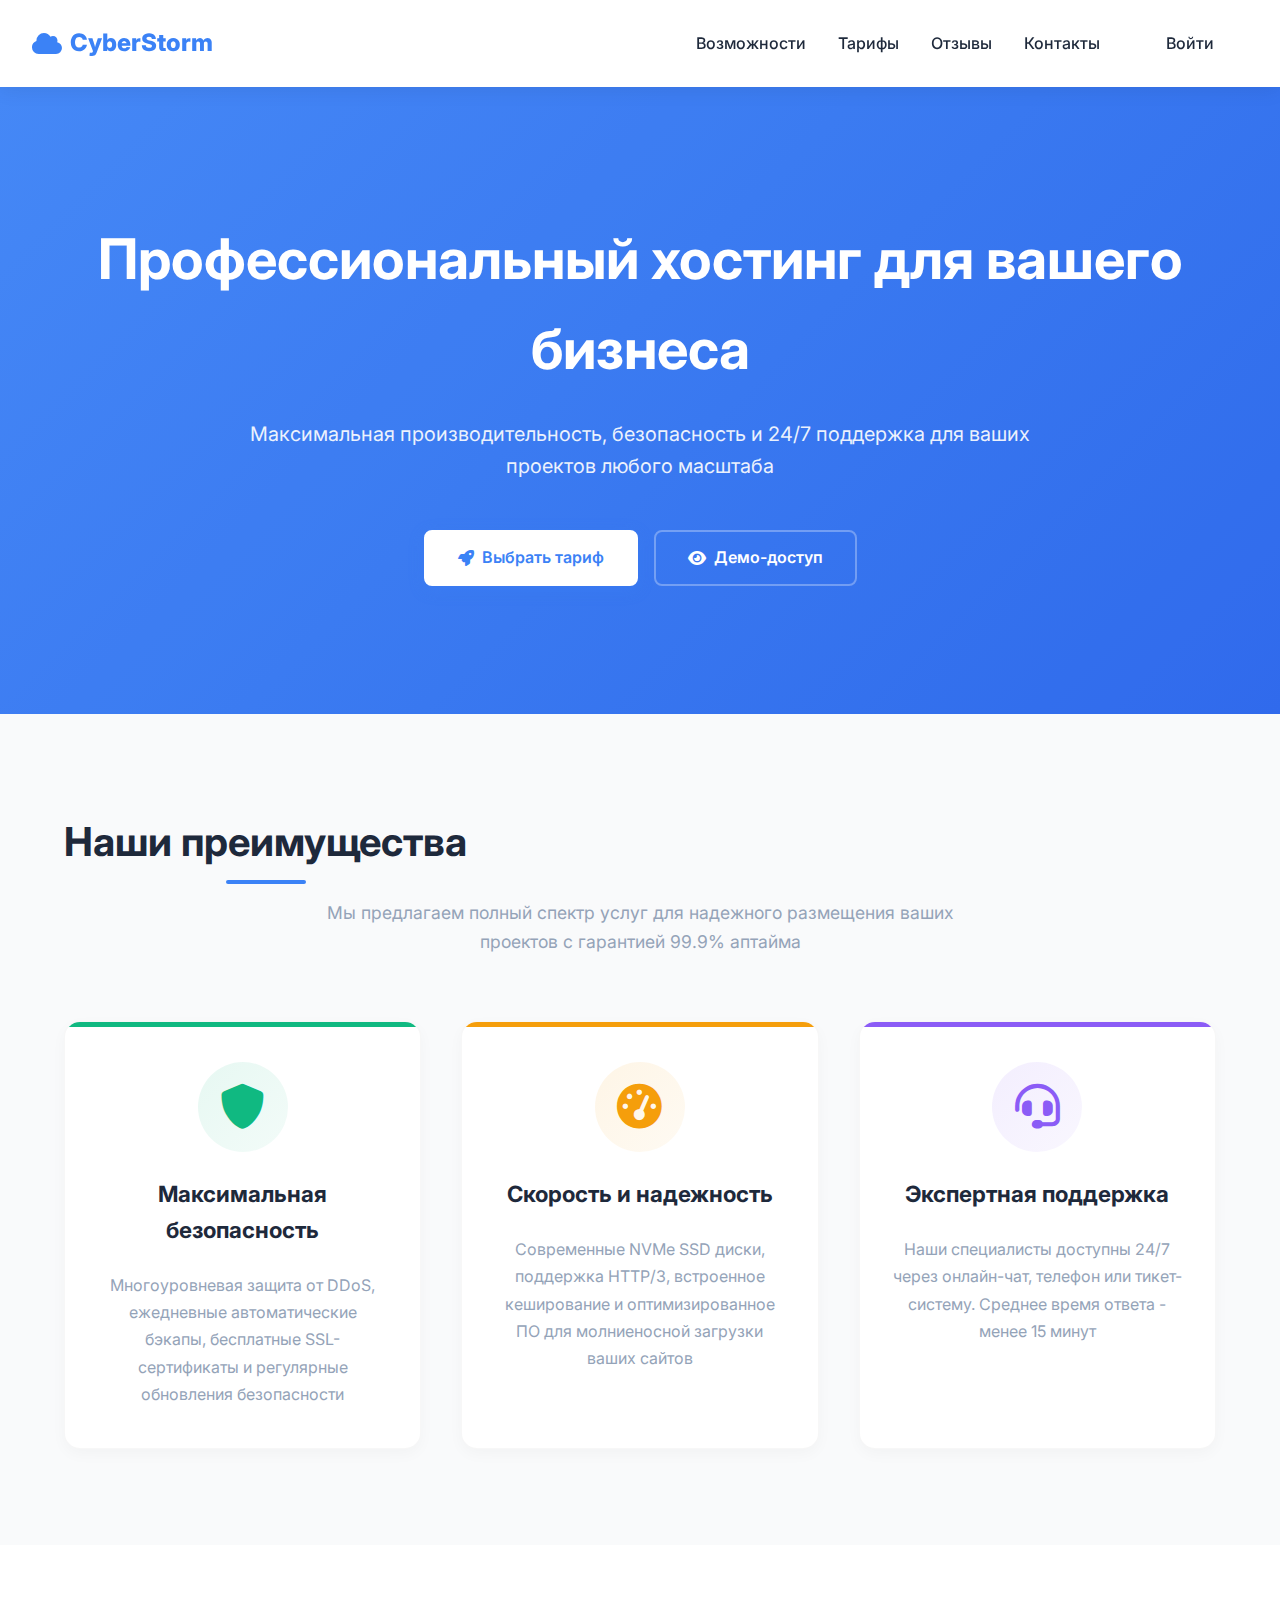
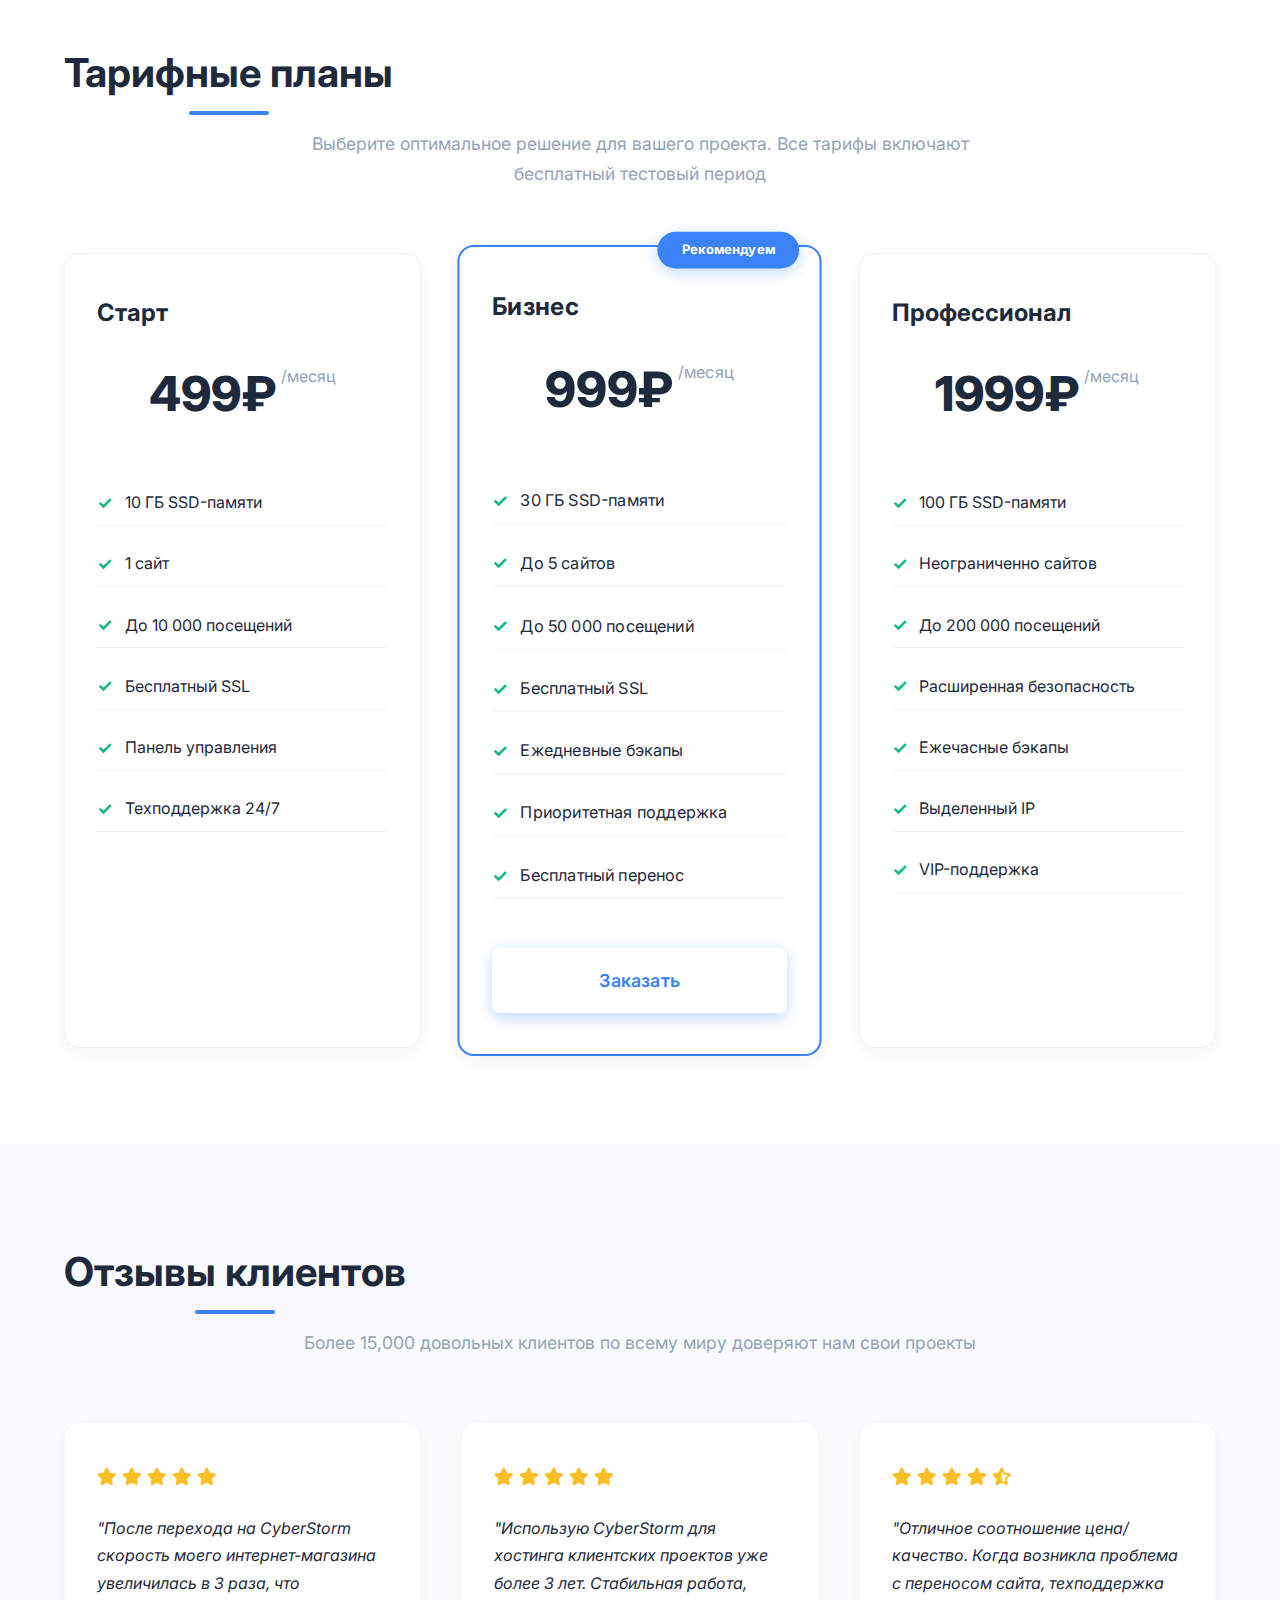
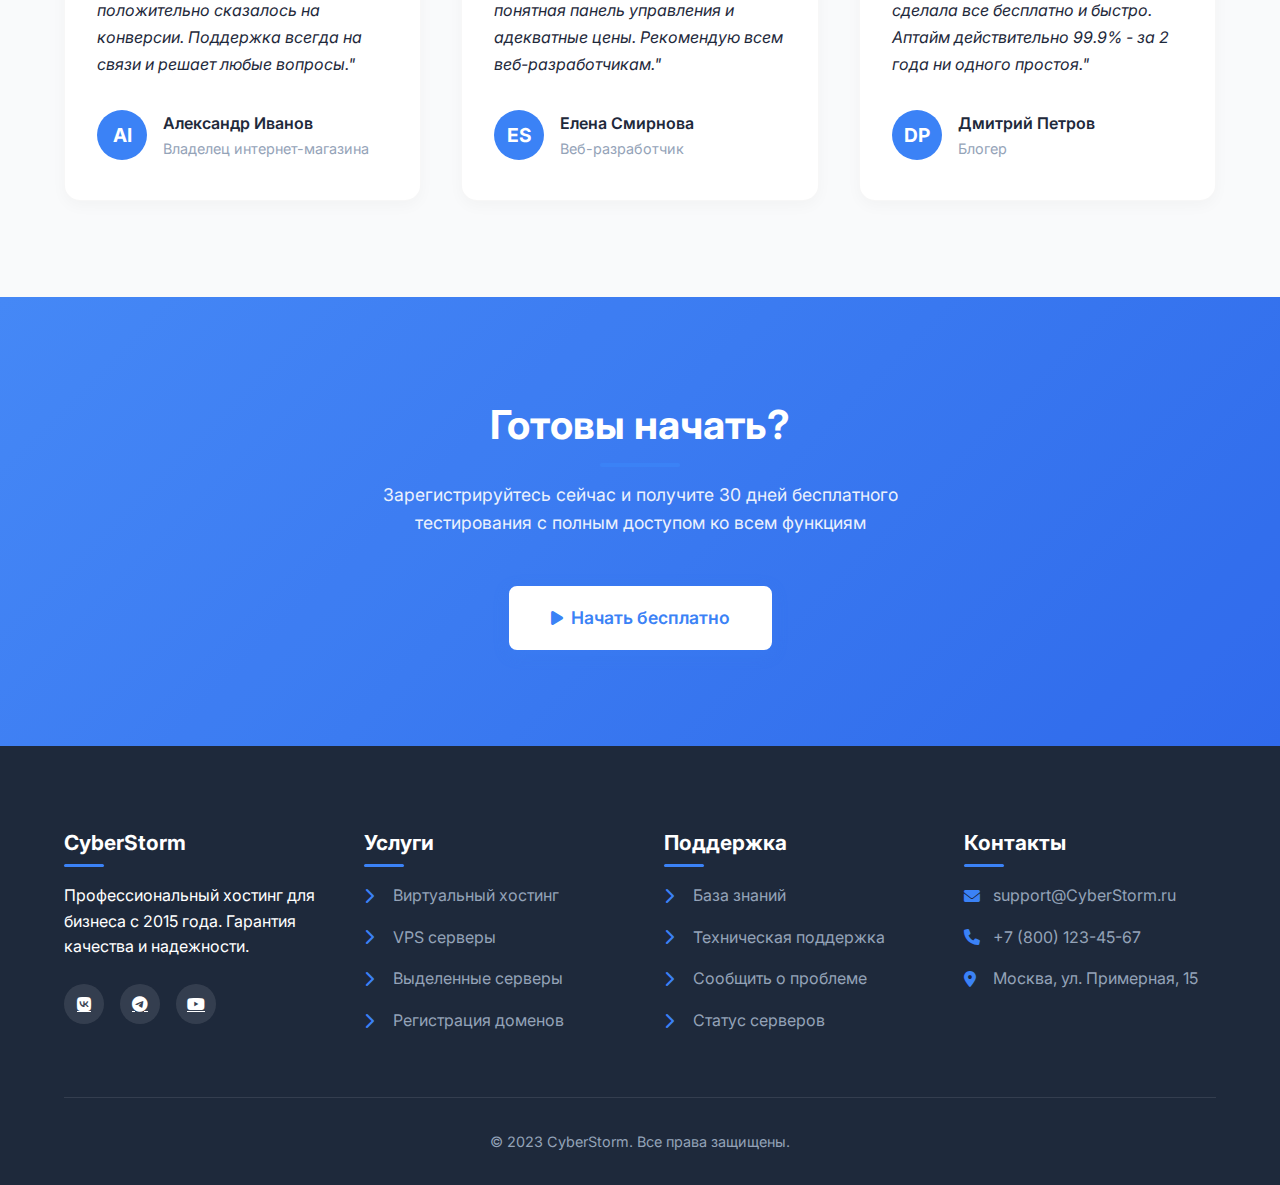
<file: index.html>
<!DOCTYPE html>
<html lang="ru">
<head>
    <meta charset="UTF-8">
    <meta name="viewport" content="width=device-width, initial-scale=1.0">
    <title>CyberStorm - Премиум хостинг для бизнеса</title>
    <link href="https://fonts.googleapis.com/css2?family=Inter:wght@400;500;600;700&display=swap" rel="stylesheet">
    <link rel="stylesheet" href="https://cdnjs.cloudflare.com/ajax/libs/font-awesome/6.0.0/css/all.min.css">
    <style>
        :root {
            --primary: #3b82f6;
            --primary-dark: #2563eb;
            --secondary: #10b981;
            --accent: #f59e0b;
            --dark: #1e293b;
            --light: #f8fafc;
            --gray: #94a3b8;
            --danger: #ef4444;
        }

        * {
            margin: 0;
            padding: 0;
            box-sizing: border-box;
            font-family: 'Inter', -apple-system, BlinkMacSystemFont, sans-serif;
        }

        body {
            background-color: var(--light);
            color: var(--dark);
            line-height: 1.6;
            scroll-behavior: smooth;
        }

        .container {
            max-width: 1200px;
            margin: 0 auto;
            padding: 0 1.5rem;
        }

        /* Навигация */
        .navbar {
            background: rgba(255, 255, 255, 0.95);
            backdrop-filter: blur(10px);
            box-shadow: 0 2px 20px rgba(0, 0, 0, 0.08);
            padding: 1rem 2rem;
            position: sticky;
            top: 0;
            z-index: 100;
            display: flex;
            justify-content: space-between;
            align-items: center;
        }

        .logo {
            font-weight: 800;
            font-size: 1.5rem;
            color: var(--primary);
            text-decoration: none;
            display: flex;
            align-items: center;
            gap: 0.5rem;
            transition: transform 0.3s;
        }

        .logo:hover {
            transform: translateY(-2px);
        }

        .nav-links {
            display: flex;
            gap: 2rem;
            align-items: center;
        }

        .nav-links a {
            color: var(--dark);
            text-decoration: none;
            font-weight: 500;
            transition: all 0.3s;
            position: relative;
        }

        .nav-links a:hover {
            color: var(--primary);
        }

        .nav-links a::after {
            content: '';
            position: absolute;
            bottom: -5px;
            left: 0;
            width: 0;
            height: 2px;
            background: var(--primary);
            transition: width 0.3s;
        }

        .nav-links a:hover::after {
            width: 100%;
        }

        /* Герой-секция */
        .hero {
            background: linear-gradient(135deg, var(--primary) 0%, var(--primary-dark) 100%);
            color: white;
            padding: 8rem 2rem;
            text-align: center;
            position: relative;
            overflow: hidden;
        }

        .hero::before {
            content: '';
            position: absolute;
            top: 0;
            left: 0;
            width: 100%;
            height: 100%;
            background: url('data:image/svg+xml;utf8,<svg xmlns="http://www.w3.org/2000/svg" viewBox="0 0 100 100" preserveAspectRatio="none"><path fill="rgba(255,255,255,0.05)" d="M0,0 L100,0 L100,100 L0,100 Z"></path></svg>');
            background-size: cover;
        }

        .hero h1 {
            font-size: 3.5rem;
            margin-bottom: 1.5rem;
            position: relative;
            animation: fadeInUp 0.8s ease;
        }

        .hero p {
            font-size: 1.25rem;
            max-width: 800px;
            margin: 0 auto 3rem;
            position: relative;
            animation: fadeInUp 0.8s ease 0.2s both;
            opacity: 0.9;
        }

        /* Анимации */
        @keyframes fadeInUp {
            from {
                opacity: 0;
                transform: translateY(20px);
            }
            to {
                opacity: 1;
                transform: translateY(0);
            }
        }

        /* Кнопки */
        .btn {
            display: inline-flex;
            align-items: center;
            justify-content: center;
            padding: 0.8rem 2rem;
            border-radius: 0.5rem;
            font-weight: 600;
            text-decoration: none;
            cursor: pointer;
            transition: all 0.3s;
            gap: 0.5rem;
            position: relative;
            overflow: hidden;
        }

        .btn i {
            font-size: 1rem;
            transition: transform 0.3s;
        }

        .btn-primary {
            background-color: white;
            color: var(--primary);
            border: 2px solid white;
            box-shadow: 0 4px 15px rgba(59, 130, 246, 0.3);
        }

        .btn-primary:hover {
            background-color: transparent;
            color: white;
            transform: translateY(-3px);
            box-shadow: 0 6px 20px rgba(59, 130, 246, 0.4);
        }

        .btn-primary:hover i {
            transform: translateX(3px);
        }

        .btn-outline {
            background-color: transparent;
            color: white;
            border: 2px solid rgba(255, 255, 255, 0.3);
        }

        .btn-outline:hover {
            background-color: rgba(255, 255, 255, 0.1);
            border-color: white;
            transform: translateY(-3px);
        }

        .cta-buttons {
            display: flex;
            gap: 1rem;
            justify-content: center;
            flex-wrap: wrap;
            position: relative;
        }

        /* Секции */
        section {
            padding: 6rem 1rem;
        }

        section h2 {
            font-size: 2.5rem;
            text-align: center;
            margin-bottom: 1.5rem;
            position: relative;
            display: inline-block;
        }

        section h2::after {
            content: '';
            position: absolute;
            bottom: -10px;
            left: 50%;
            transform: translateX(-50%);
            width: 80px;
            height: 4px;
            background: var(--primary);
            border-radius: 2px;
        }

        .subtitle {
            color: var(--gray);
            font-size: 1.1rem;
            max-width: 700px;
            margin: 0 auto 4rem;
            text-align: center;
            line-height: 1.7;
        }

        /* Карточки возможностей */
        .features {
            background-color: #f9fafb;
        }

        .features-grid {
            display: grid;
            grid-template-columns: repeat(auto-fit, minmax(280px, 1fr));
            gap: 2.5rem;
        }

        .feature-card {
            background: white;
            border-radius: 1rem;
            padding: 2.5rem 2rem;
            box-shadow: 0 5px 15px rgba(0, 0, 0, 0.03);
            transition: all 0.4s ease;
            border: 1px solid rgba(0, 0, 0, 0.03);
            text-align: center;
            position: relative;
            overflow: hidden;
        }

        .feature-card::before {
            content: '';
            position: absolute;
            top: 0;
            left: 0;
            width: 100%;
            height: 5px;
            background: var(--primary);
        }

        .feature-card:hover {
            transform: translateY(-10px);
            box-shadow: 0 15px 30px rgba(0, 0, 0, 0.08);
        }

        .feature-card i {
            font-size: 2.8rem;
            margin-bottom: 1.5rem;
            color: var(--primary);
            background: linear-gradient(135deg, rgba(59, 130, 246, 0.1) 0%, rgba(59, 130, 246, 0.05) 100%);
            width: 90px;
            height: 90px;
            line-height: 90px;
            border-radius: 50%;
            display: inline-block;
            transition: all 0.4s;
        }

        .feature-card:hover i {
            transform: rotateY(180deg);
            background: var(--primary);
            color: white;
        }

        .feature-card h3 {
            margin-bottom: 1.5rem;
            font-size: 1.4rem;
        }

        .feature-card p {
            color: var(--gray);
            line-height: 1.7;
        }

        /* Специфичные стили для разных типов карточек */
        .feature-card.security::before { background: var(--secondary); }
        .feature-card.security i { color: var(--secondary); background: linear-gradient(135deg, rgba(16, 185, 129, 0.1) 0%, rgba(16, 185, 129, 0.05) 100%); }
        .feature-card.security:hover i { background: var(--secondary); }

        .feature-card.speed::before { background: var(--accent); }
        .feature-card.speed i { color: var(--accent); background: linear-gradient(135deg, rgba(245, 158, 11, 0.1) 0%, rgba(245, 158, 11, 0.05) 100%); }
        .feature-card.speed:hover i { background: var(--accent); }

        .feature-card.support::before { background: #8b5cf6; }
        .feature-card.support i { color: #8b5cf6; background: linear-gradient(135deg, rgba(139, 92, 246, 0.1) 0%, rgba(139, 92, 246, 0.05) 100%); }
        .feature-card.support:hover i { background: #8b5cf6; }

        /* Тарифные планы */
        .pricing {
            background-color: white;
        }

        .plans-container {
            display: grid;
            grid-template-columns: repeat(auto-fit, minmax(320px, 1fr));
            gap: 2.5rem;
        }

        .plan-card {
            background: white;
            border-radius: 1rem;
            padding: 2.5rem 2rem;
            box-shadow: 0 5px 20px rgba(0, 0, 0, 0.05);
            transition: all 0.4s;
            border: 1px solid rgba(0, 0, 0, 0.05);
            display: flex;
            flex-direction: column;
            position: relative;
        }

        .plan-card:hover {
            transform: translateY(-10px);
            box-shadow: 0 15px 30px rgba(0, 0, 0, 0.1);
        }

        .plan-card.popular {
            border: 2px solid var(--primary);
            transform: scale(1.02);
        }

        .plan-card.popular:hover {
            transform: scale(1.02) translateY(-10px);
        }

        .popular-badge {
            position: absolute;
            top: -15px;
            right: 20px;
            background: var(--primary);
            color: white;
            padding: 0.5rem 1.5rem;
            border-radius: 9999px;
            font-size: 0.8rem;
            font-weight: 700;
            box-shadow: 0 4px 15px rgba(59, 130, 246, 0.3);
        }

        .plan-card h3 {
            font-size: 1.5rem;
            margin-bottom: 0.5rem;
        }

        .plan-price {
            font-size: 3rem;
            font-weight: 800;
            margin: 1rem 0;
            color: var(--dark);
            display: flex;
            align-items: flex-start;
            justify-content: center;
        }

        .plan-price span {
            font-size: 1rem;
            font-weight: normal;
            color: var(--gray);
            margin-top: 0.5rem;
            margin-left: 0.3rem;
        }

        .plan-features {
            list-style: none;
            margin: 2rem 0;
            flex-grow: 1;
        }

        .plan-features li {
            margin-bottom: 1rem;
            display: flex;
            align-items: center;
            padding: 0.5rem 0;
            border-bottom: 1px solid rgba(0, 0, 0, 0.05);
        }

        .plan-features li::before {
            content: "✓";
            color: var(--secondary);
            margin-right: 0.8rem;
            font-weight: bold;
            font-size: 1.1rem;
        }

        .plan-card .btn {
            width: 100%;
            padding: 1rem;
            font-size: 1.1rem;
            border-radius: 0.5rem;
        }

        /* Отзывы */
        .testimonials {
            background-color: #f9fafb;
        }

        .testimonials-grid {
            display: grid;
            grid-template-columns: repeat(auto-fit, minmax(320px, 1fr));
            gap: 2.5rem;
        }

        .testimonial-card {
            background: white;
            border-radius: 1rem;
            padding: 2.5rem 2rem;
            box-shadow: 0 5px 15px rgba(0, 0, 0, 0.03);
            transition: all 0.4s ease;
            border: 1px solid rgba(0, 0, 0, 0.03);
            position: relative;
        }

        .testimonial-card:hover {
            transform: translateY(-10px);
            box-shadow: 0 15px 30px rgba(0, 0, 0, 0.08);
        }

        .testimonial-card::before {
            content: """;
            font-family: Georgia, serif;
            font-size: 5rem;
            color: var(--primary);
            opacity: 0.1;
            position: absolute;
            top: 10px;
            left: 20px;
            line-height: 1;
        }

        .rating {
            color: #fbbf24;
            margin-bottom: 1.5rem;
            font-size: 1.1rem;
        }

        .testimonial-card p {
            font-style: italic;
            color: var(--dark);
            margin-bottom: 2rem;
            position: relative;
            z-index: 1;
            line-height: 1.7;
        }

        .author {
            display: flex;
            align-items: center;
            gap: 1rem;
        }

        .author-avatar {
            width: 50px;
            height: 50px;
            border-radius: 50%;
            background: var(--primary);
            display: flex;
            align-items: center;
            justify-content: center;
            color: white;
            font-weight: bold;
            font-size: 1.2rem;
        }

        .author-info {
            display: flex;
            flex-direction: column;
        }

        .author-info strong {
            color: var(--dark);
            font-weight: 600;
        }

        .author-info span {
            color: var(--gray);
            font-size: 0.9rem;
        }

        /* CTA секция */
        .cta-section {
            background: linear-gradient(135deg, var(--primary) 0%, var(--primary-dark) 100%);
            color: white;
            text-align: center;
            padding: 6rem 1rem;
            position: relative;
            overflow: hidden;
        }

        .cta-section::before {
            content: '';
            position: absolute;
            top: 0;
            left: 0;
            width: 100%;
            height: 100%;
            background: url('data:image/svg+xml;utf8,<svg xmlns="http://www.w3.org/2000/svg" viewBox="0 0 100 100" preserveAspectRatio="none"><path fill="rgba(255,255,255,0.05)" d="M0,0 L100,0 L100,100 L0,100 Z"></path></svg>');
            background-size: cover;
        }

        .cta-section h2 {
            font-size: 2.5rem;
            margin-bottom: 1.5rem;
            position: relative;
        }

        .cta-section p {
            max-width: 600px;
            margin: 0 auto 3rem;
            position: relative;
            opacity: 0.9;
            font-size: 1.1rem;
        }

        .cta-section .btn {
            position: relative;
            font-size: 1.1rem;
            padding: 1rem 2.5rem;
        }

        /* Футер */
        footer {
            background: var(--dark);
            color: white;
            padding: 5rem 1rem 2rem;
        }

        .footer-content {
            display: grid;
            grid-template-columns: repeat(auto-fit, minmax(220px, 1fr));
            gap: 3rem;
            margin-bottom: 3rem;
        }

        .footer-column h3 {
            color: white;
            margin-bottom: 1.5rem;
            font-size: 1.3rem;
            position: relative;
            display: inline-block;
        }

        .footer-column h3::after {
            content: '';
            position: absolute;
            bottom: -8px;
            left: 0;
            width: 40px;
            height: 3px;
            background: var(--primary);
            border-radius: 2px;
        }

        .footer-links {
            list-style: none;
        }

        .footer-links li {
            margin-bottom: 1rem;
        }

        .footer-links a {
            color: var(--gray);
            text-decoration: none;
            transition: all 0.3s;
            display: flex;
            align-items: center;
            gap: 0.8rem;
        }

        .footer-links a:hover {
            color: white;
            transform: translateX(5px);
        }

        .footer-links i {
            width: 1rem;
            color: var(--primary);
        }

        .social-links {
            display: flex;
            gap: 1rem;
            margin-top: 1.5rem;
        }

        .social-links a {
            color: white;
            background: rgba(255, 255, 255, 0.1);
            width: 40px;
            height: 40px;
            border-radius: 50%;
            display: flex;
            align-items: center;
            justify-content: center;
            transition: all 0.3s;
        }

        .social-links a:hover {
            background: var(--primary);
            transform: translateY(-3px);
        }

        .copyright {
            text-align: center;
            padding-top: 2rem;
            border-top: 1px solid rgba(255, 255, 255, 0.1);
            color: var(--gray);
            font-size: 0.9rem;
        }

        /* Адаптивность */
        @media (max-width: 992px) {
            section {
                padding: 5rem 1rem;
            }
            
            .hero h1 {
                font-size: 2.8rem;
            }
        }

        @media (max-width: 768px) {
            .navbar {
                flex-direction: column;
                gap: 1.5rem;
                padding: 1.5rem;
            }
            
            .nav-links {
                flex-direction: column;
                gap: 1.2rem;
                width: 100%;
            }
            
            .nav-links a::after {
                display: none;
            }
            
            .hero {
                padding: 6rem 1rem;
            }
            
            .hero h1 {
                font-size: 2.2rem;
            }
            
            .hero p {
                font-size: 1rem;
            }
            
            .cta-buttons {
                flex-direction: column;
                gap: 1rem;
            }
            
            .btn {
                width: 100%;
            }
            
            section h2 {
                font-size: 2rem;
            }
        }

        @media (max-width: 480px) {
            .plans-container, .features-grid, .testimonials-grid {
                grid-template-columns: 1fr;
            }
            
            .plan-card, .feature-card, .testimonial-card {
                padding: 2rem 1.5rem;
            }
            
            .plan-price {
                font-size: 2.5rem;
            }
            
            .cta-section h2 {
                font-size: 2rem;
            }
        }
    </style>
</head>
<body>
    <!-- Навигация -->
    <nav class="navbar">
        <a href="/" class="logo">
            <i class="fas fa-cloud"></i>
            CyberStorm
        </a>
        <div class="nav-links">
            <a href="#features">Возможности</a>
            <a href="#pricing">Тарифы</a>
            <a href="#testimonials">Отзывы</a>
            <a href="#contacts">Контакты</a>
            <a href="https://klausnais.github.io/login" class="btn btn-outline">Войти</a>
        </div>
    </nav>

    <!-- Герой-секция -->
    <section class="hero">
        <div class="container">
            <h1>Профессиональный хостинг для вашего бизнеса</h1>
            <p>Максимальная производительность, безопасность и 24/7 поддержка для ваших проектов любого масштаба</p>
            <div class="cta-buttons">
                <a href="#pricing" class="btn btn-primary">
                    <i class="fas fa-rocket"></i> Выбрать тариф
                </a>
                <a href="#demo" class="btn btn-outline">
                    <i class="fas fa-eye"></i> Демо-доступ
                </a>
            </div>
        </div>
    </section>

    <!-- Преимущества -->
    <section id="features" class="features">
        <div class="container">
            <h2>Наши преимущества</h2>
            <p class="subtitle">Мы предлагаем полный спектр услуг для надежного размещения ваших проектов с гарантией 99.9% аптайма</p>
            
            <div class="features-grid">
                <div class="feature-card security">
                    <i class="fas fa-shield-alt"></i>
                    <h3>Максимальная безопасность</h3>
                    <p>Многоуровневая защита от DDoS, ежедневные автоматические бэкапы, бесплатные SSL-сертификаты и регулярные обновления безопасности</p>
                </div>
                
                <div class="feature-card speed">
                    <i class="fas fa-tachometer-alt"></i>
                    <h3>Скорость и надежность</h3>
                    <p>Современные NVMe SSD диски, поддержка HTTP/3, встроенное кеширование и оптимизированное ПО для молниеносной загрузки ваших сайтов</p>
                </div>
                
                <div class="feature-card support">
                    <i class="fas fa-headset"></i>
                    <h3>Экспертная поддержка</h3>
                    <p>Наши специалисты доступны 24/7 через онлайн-чат, телефон или тикет-систему. Среднее время ответа - менее 15 минут</p>
                </div>
            </div>
        </div>
    </section>

    <!-- Тарифы -->
    <section id="pricing" class="pricing">
        <div class="container">
            <h2>Тарифные планы</h2>
            <p class="subtitle">Выберите оптимальное решение для вашего проекта. Все тарифы включают бесплатный тестовый период</p>
            
            <div class="plans-container">
                <div class="plan-card">
                    <h3>Старт</h3>
                    <div class="plan-price">499₽<span>/месяц</span></div>
                    <ul class="plan-features">
                        <li>10 ГБ SSD-памяти</li>
                        <li>1 сайт</li>
                        <li>До 10 000 посещений</li>
                        <li>Бесплатный SSL</li>
                        <li>Панель управления</li>
                        <li>Техподдержка 24/7</li>
                    </ul>
                    <a href="/order/start" class="btn btn-outline">Заказать</a>
                </div>
                
                <div class="plan-card popular">
                    <div class="popular-badge">Рекомендуем</div>
                    <h3>Бизнес</h3>
                    <div class="plan-price">999₽<span>/месяц</span></div>
                    <ul class="plan-features">
                        <li>30 ГБ SSD-памяти</li>
                        <li>До 5 сайтов</li>
                        <li>До 50 000 посещений</li>
                        <li>Бесплатный SSL</li>
                        <li>Ежедневные бэкапы</li>
                        <li>Приоритетная поддержка</li>
                        <li>Бесплатный перенос</li>
                    </ul>
                    <a href="/order/business" class="btn btn-primary">Заказать</a>
                </div>
                
                <div class="plan-card">
                    <h3>Профессионал</h3>
                    <div class="plan-price">1999₽<span>/месяц</span></div>
                    <ul class="plan-features">
                        <li>100 ГБ SSD-памяти</li>
                        <li>Неограниченно сайтов</li>
                        <li>До 200 000 посещений</li>
                        <li>Расширенная безопасность</li>
                        <li>Ежечасные бэкапы</li>
                        <li>Выделенный IP</li>
                        <li>VIP-поддержка</li>
                    </ul>
                    <a href="/order/pro" class="btn btn-outline">Заказать</a>
                </div>
            </div>
        </div>
    </section>

    <!-- Отзывы -->
    <section id="testimonials" class="testimonials">
        <div class="container">
            <h2>Отзывы клиентов</h2>
            <p class="subtitle">Более 15,000 довольных клиентов по всему миру доверяют нам свои проекты</p>
            
            <div class="testimonials-grid">
                <div class="testimonial-card">
                    <div class="rating">
                        <i class="fas fa-star"></i>
                        <i class="fas fa-star"></i>
                        <i class="fas fa-star"></i>
                        <i class="fas fa-star"></i>
                        <i class="fas fa-star"></i>
                    </div>
                    <p>"После перехода на CyberStorm скорость моего интернет-магазина увеличилась в 3 раза, что положительно сказалось на конверсии. Поддержка всегда на связи и решает любые вопросы."</p>
                    <div class="author">
                        <div class="author-avatar">AI</div>
                        <div class="author-info">
                            <strong>Александр Иванов</strong>
                            <span>Владелец интернет-магазина</span>
                        </div>
                    </div>
                </div>
                
                <div class="testimonial-card">
                    <div class="rating">
                        <i class="fas fa-star"></i>
                        <i class="fas fa-star"></i>
                        <i class="fas fa-star"></i>
                        <i class="fas fa-star"></i>
                        <i class="fas fa-star"></i>
                    </div>
                    <p>"Использую CyberStorm для хостинга клиентских проектов уже более 3 лет. Стабильная работа, понятная панель управления и адекватные цены. Рекомендую всем веб-разработчикам."</p>
                    <div class="author">
                        <div class="author-avatar">ES</div>
                        <div class="author-info">
                            <strong>Елена Смирнова</strong>
                            <span>Веб-разработчик</span>
                        </div>
                    </div>
                </div>
                
                <div class="testimonial-card">
                    <div class="rating">
                        <i class="fas fa-star"></i>
                        <i class="fas fa-star"></i>
                        <i class="fas fa-star"></i>
                        <i class="fas fa-star"></i>
                        <i class="fas fa-star-half-alt"></i>
                    </div>
                    <p>"Отличное соотношение цена/качество. Когда возникла проблема с переносом сайта, техподдержка сделала все бесплатно и быстро. Аптайм действительно 99.9% - за 2 года ни одного простоя."</p>
                    <div class="author">
                        <div class="author-avatar">DP</div>
                        <div class="author-info">
                            <strong>Дмитрий Петров</strong>
                            <span>Блогер</span>
                        </div>
                    </div>
                </div>
            </div>
        </div>
    </section>

    <!-- CTA -->
    <section class="cta-section">
        <div class="container">
            <h2>Готовы начать?</h2>
            <p>Зарегистрируйтесь сейчас и получите 30 дней бесплатного тестирования с полным доступом ко всем функциям</p>
            <a href="https://klausnais.github.io/login" class="btn btn-primary">
                <i class="fas fa-play"></i> Начать бесплатно
            </a>
        </div>
    </section>

    <!-- Футер -->
    <footer id="contacts">
        <div class="container">
            <div class="footer-content">
                <div class="footer-column">
                    <h3>CyberStorm</h3>
                    <p>Профессиональный хостинг для бизнеса с 2015 года. Гарантия качества и надежности.</p>
                    <div class="social-links">
                        <a href="#"><i class="fab fa-vk"></i></a>
                        <a href="#"><i class="fab fa-telegram"></i></a>
                        <a href="#"><i class="fab fa-youtube"></i></a>
                    </div>
                </div>
                <div class="footer-column">
                    <h3>Услуги</h3>
                    <ul class="footer-links">
                        <li><a href="#"><i class="fas fa-chevron-right"></i> Виртуальный хостинг</a></li>
                        <li><a href="#"><i class="fas fa-chevron-right"></i> VPS серверы</a></li>
                        <li><a href="#"><i class="fas fa-chevron-right"></i> Выделенные серверы</a></li>
                        <li><a href="#"><i class="fas fa-chevron-right"></i> Регистрация доменов</a></li>
                    </ul>
                </div>
                <div class="footer-column">
                    <h3>Поддержка</h3>
                    <ul class="footer-links">
                        <li><a href="#"><i class="fas fa-chevron-right"></i> База знаний</a></li>
                        <li><a href="#"><i class="fas fa-chevron-right"></i> Техническая поддержка</a></li>
                        <li><a href="#"><i class="fas fa-chevron-right"></i> Сообщить о проблеме</a></li>
                        <li><a href="#"><i class="fas fa-chevron-right"></i> Статус серверов</a></li>
                    </ul>
                </div>
                <div class="footer-column">
                    <h3>Контакты</h3>
                    <ul class="footer-links">
                        <li><a href="mailto:support@CyberStorm.ru"><i class="fas fa-envelope"></i> support@CyberStorm.ru</a></li>
                        <li><a href="tel:+78001234567"><i class="fas fa-phone"></i> +7 (800) 123-45-67</a></li>
                        <li><a href="#"><i class="fas fa-map-marker-alt"></i> Москва, ул. Примерная, 15</a></li>
                    </ul>
                </div>
            </div>
            <div class="copyright">
                <p>&copy; 2023 CyberStorm. Все права защищены.</p>
            </div>
        </div>
    </footer>
</body>
</html>
</file>
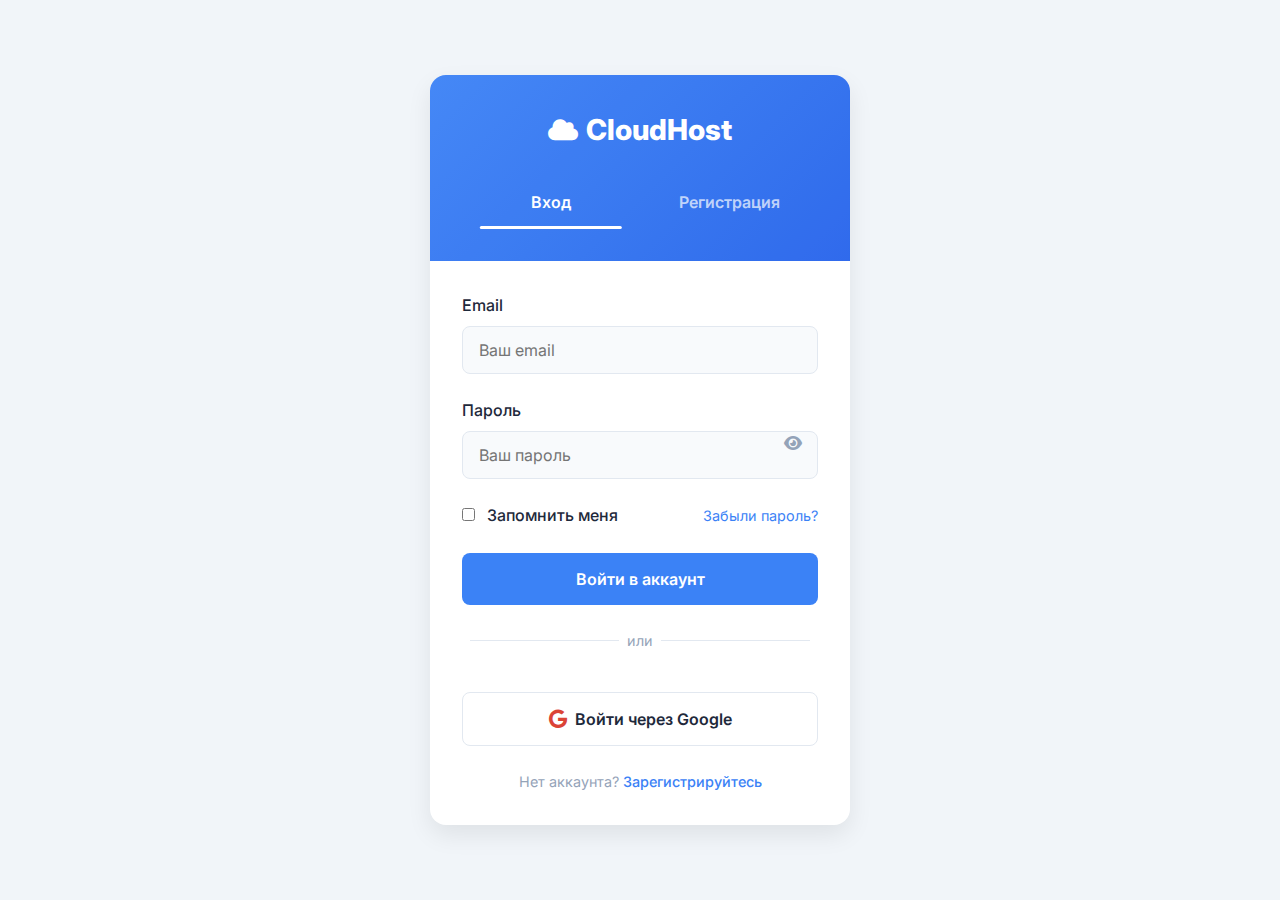
<file: login.html>
<!DOCTYPE html>
<html lang="ru">
<head>
    <meta charset="UTF-8">
    <meta name="viewport" content="width=device-width, initial-scale=1.0">
    <title>CloudHost - Вход и регистрация</title>
    <link href="https://fonts.googleapis.com/css2?family=Inter:wght@400;500;600;700&display=swap" rel="stylesheet">
    <link rel="stylesheet" href="https://cdnjs.cloudflare.com/ajax/libs/font-awesome/6.0.0/css/all.min.css">
    <style>
        :root {
            --primary: #3b82f6;
            --primary-dark: #2563eb;
            --secondary: #10b981;
            --dark: #1e293b;
            --light: #f8fafc;
            --gray: #94a3b8;
            --danger: #ef4444;
        }

        * {
            margin: 0;
            padding: 0;
            box-sizing: border-box;
            font-family: 'Inter', -apple-system, BlinkMacSystemFont, sans-serif;
        }

        body {
            background-color: #f1f5f9;
            color: var(--dark);
            line-height: 1.6;
            display: flex;
            justify-content: center;
            align-items: center;
            min-height: 100vh;
            padding: 1rem;
        }

        .auth-container {
            width: 100%;
            max-width: 420px;
            background: white;
            border-radius: 1rem;
            box-shadow: 0 10px 25px rgba(0, 0, 0, 0.08);
            overflow: hidden;
            transition: all 0.3s ease;
        }

        .auth-header {
            background: linear-gradient(135deg, var(--primary) 0%, var(--primary-dark) 100%);
            color: white;
            padding: 2rem;
            text-align: center;
            position: relative;
        }

        .auth-header::before {
            content: '';
            position: absolute;
            top: 0;
            left: 0;
            width: 100%;
            height: 100%;
            background: url('data:image/svg+xml;utf8,<svg xmlns="http://www.w3.org/2000/svg" viewBox="0 0 100 100" preserveAspectRatio="none"><path fill="rgba(255,255,255,0.05)" d="M0,0 L100,0 L100,100 L0,100 Z"></path></svg>');
            background-size: cover;
        }

        .logo {
            font-weight: 800;
            font-size: 1.8rem;
            margin-bottom: 0.5rem;
            display: flex;
            align-items: center;
            justify-content: center;
            gap: 0.5rem;
            position: relative;
        }

        .logo i {
            font-size: 1.5rem;
        }

        .auth-tabs {
            display: flex;
            margin-top: 1.5rem;
            position: relative;
            z-index: 1;
        }

        .auth-tab {
            flex: 1;
            text-align: center;
            padding: 0.8rem;
            cursor: pointer;
            font-weight: 600;
            transition: all 0.3s;
            position: relative;
            color: rgba(255, 255, 255, 0.7);
        }

        .auth-tab.active {
            color: white;
        }

        .auth-tab.active::after {
            content: '';
            position: absolute;
            bottom: 0;
            left: 50%;
            transform: translateX(-50%);
            width: 80%;
            height: 3px;
            background: white;
            border-radius: 3px;
        }

        .auth-content {
            padding: 2rem;
        }

        .auth-form {
            display: none;
            animation: fadeIn 0.5s ease;
        }

        .auth-form.active {
            display: block;
        }

        @keyframes fadeIn {
            from { opacity: 0; transform: translateY(10px); }
            to { opacity: 1; transform: translateY(0); }
        }

        .form-group {
            margin-bottom: 1.5rem;
            position: relative;
        }

        .form-group label {
            display: block;
            margin-bottom: 0.5rem;
            font-weight: 500;
            color: var(--dark);
        }

        .form-control {
            width: 100%;
            padding: 0.8rem 1rem;
            border: 1px solid #e2e8f0;
            border-radius: 0.5rem;
            font-size: 1rem;
            transition: all 0.3s;
            background-color: #f8fafc;
        }

        .form-control:focus {
            outline: none;
            border-color: var(--primary);
            box-shadow: 0 0 0 3px rgba(59, 130, 246, 0.1);
            background-color: white;
        }

        .password-toggle {
            position: absolute;
            right: 1rem;
            top: 2.3rem;
            cursor: pointer;
            color: var(--gray);
        }

        .btn {
            display: inline-flex;
            align-items: center;
            justify-content: center;
            width: 100%;
            padding: 1rem;
            border-radius: 0.5rem;
            font-weight: 600;
            font-size: 1rem;
            cursor: pointer;
            transition: all 0.3s;
            border: none;
        }

        .btn-primary {
            background-color: var(--primary);
            color: white;
        }

        .btn-primary:hover {
            background-color: var(--primary-dark);
            transform: translateY(-2px);
            box-shadow: 0 4px 12px rgba(59, 130, 246, 0.2);
        }

        .btn-google {
            background-color: white;
            color: var(--dark);
            border: 1px solid #e2e8f0;
            margin-top: 1rem;
        }

        .btn-google:hover {
            background-color: #f8fafc;
            border-color: #cbd5e1;
        }

        .btn-google i {
            color: #db4437;
            margin-right: 0.5rem;
            font-size: 1.2rem;
        }

        .divider {
            display: flex;
            align-items: center;
            margin: 1.5rem 0;
            color: var(--gray);
            font-size: 0.9rem;
        }

        .divider::before, .divider::after {
            content: '';
            flex: 1;
            height: 1px;
            background: #e2e8f0;
            margin: 0 0.5rem;
        }

        .auth-footer {
            text-align: center;
            margin-top: 1.5rem;
            font-size: 0.9rem;
            color: var(--gray);
        }

        .auth-footer a {
            color: var(--primary);
            text-decoration: none;
            font-weight: 500;
        }

        .auth-footer a:hover {
            text-decoration: underline;
        }

        /* Анимация переключения форм */
        .switch-enter-active, .switch-leave-active {
            transition: all 0.4s ease;
        }
        .switch-enter, .switch-leave-to {
            opacity: 0;
            transform: translateX(20px);
        }

        /* Адаптивность */
        @media (max-width: 480px) {
            .auth-container {
                border-radius: 0.8rem;
            }
            
            .auth-header {
                padding: 1.5rem;
            }
            
            .auth-content {
                padding: 1.5rem;
            }
        }
    </style>
</head>
<body>
    <div class="auth-container">
        <div class="auth-header">
            <div class="logo">
                <i class="fas fa-cloud"></i>
                CloudHost
            </div>
            <div class="auth-tabs">
                <div class="auth-tab active" onclick="switchTab('login')">Вход</div>
                <div class="auth-tab" onclick="switchTab('register')">Регистрация</div>
            </div>
        </div>
        
        <div class="auth-content">
            <!-- Форма входа -->
            <form id="login-form" class="auth-form active">
                <div class="form-group">
                    <label for="login-email">Email</label>
                    <input type="email" id="login-email" class="form-control" placeholder="Ваш email" required>
                </div>
                
                <div class="form-group">
                    <label for="login-password">Пароль</label>
                    <input type="password" id="login-password" class="form-control" placeholder="Ваш пароль" required>
                    <i class="fas fa-eye password-toggle" onclick="togglePassword('login-password', this)"></i>
                </div>
                
                <div class="form-group" style="display: flex; justify-content: space-between; align-items: center;">
                    <div>
                        <input type="checkbox" id="remember-me">
                        <label for="remember-me" style="display: inline; margin-left: 0.5rem;">Запомнить меня</label>
                    </div>
                    <a href="#forgot-password" style="font-size: 0.9rem; color: var(--primary); text-decoration: none;">Забыли пароль?</a>
                </div>
                
                <button type="submit" class="btn btn-primary">
                    Войти в аккаунт
                </button>
                
                <div class="divider">или</div>
                
                <button type="button" class="btn btn-google">
                    <i class="fab fa-google"></i> Войти через Google
                </button>
                
                <div class="auth-footer">
                    Нет аккаунта? <a href="#" onclick="switchTab('register'); return false;">Зарегистрируйтесь</a>
                </div>
            </form>
            
            <!-- Форма регистрации -->
            <form id="register-form" class="auth-form">
                <div class="form-group">
                    <label for="register-name">Имя</label>
                    <input type="text" id="register-name" class="form-control" placeholder="Ваше имя" required>
                </div>
                
                <div class="form-group">
                    <label for="register-email">Email</label>
                    <input type="email" id="register-email" class="form-control" placeholder="Ваш email" required>
                </div>
                
                <div class="form-group">
                    <label for="register-password">Пароль</label>
                    <input type="password" id="register-password" class="form-control" placeholder="Придумайте пароль" required>
                    <i class="fas fa-eye password-toggle" onclick="togglePassword('register-password', this)"></i>
                </div>
                
                <div class="form-group">
                    <label for="register-confirm-password">Подтвердите пароль</label>
                    <input type="password" id="register-confirm-password" class="form-control" placeholder="Повторите пароль" required>
                    <i class="fas fa-eye password-toggle" onclick="togglePassword('register-confirm-password', this)"></i>
                </div>
                
                <div class="form-group">
                    <input type="checkbox" id="agree-terms" required>
                    <label for="agree-terms" style="display: inline; margin-left: 0.5rem;">Я согласен с <a href="#" style="color: var(--primary);">условиями использования</a></label>
                </div>
                
                <button type="submit" class="btn btn-primary">
                    Зарегистрироваться
                </button>
                
                <div class="divider">или</div>
                
                <button type="button" class="btn btn-google">
                    <i class="fab fa-google"></i> Зарегистрироваться через Google
                </button>
                
                <div class="auth-footer">
                    Уже есть аккаунт? <a href="#" onclick="switchTab('login'); return false;">Войдите</a>
                </div>
            </form>
        </div>
    </div>

    <script>
        function switchTab(tabName) {
            // Переключение активной вкладки
            document.querySelectorAll('.auth-tab').forEach(tab => {
                tab.classList.toggle('active', tab.textContent === (tabName === 'login' ? 'Вход' : 'Регистрация'));
            });
            
            // Переключение активной формы
            document.getElementById('login-form').classList.toggle('active', tabName === 'login');
            document.getElementById('register-form').classList.toggle('active', tabName === 'register');
        }
        
        function togglePassword(inputId, icon) {
            const input = document.getElementById(inputId);
            if (input.type === 'password') {
                input.type = 'text';
                icon.classList.replace('fa-eye', 'fa-eye-slash');
            } else {
                input.type = 'password';
                icon.classList.replace('fa-eye-slash', 'fa-eye');
            }
        }
        
        // Обработка отправки форм
        document.getElementById('login-form').addEventListener('submit', function(e) {
            e.preventDefault();
            alert('Вход выполнен! (заглушка)');
            // Здесь должна быть реальная логика входа
        });
        
        document.getElementById('register-form').addEventListener('submit', function(e) {
            e.preventDefault();
            const password = document.getElementById('register-password').value;
            const confirmPassword = document.getElementById('register-confirm-password').value;
            
            if (password !== confirmPassword) {
                alert('Пароли не совпадают!');
                return;
            }
            
            alert('Регистрация успешна! (заглушка)');
            // Здесь должна быть реальная логика регистрации
        });
    </script>
</body>
</html>
</file>
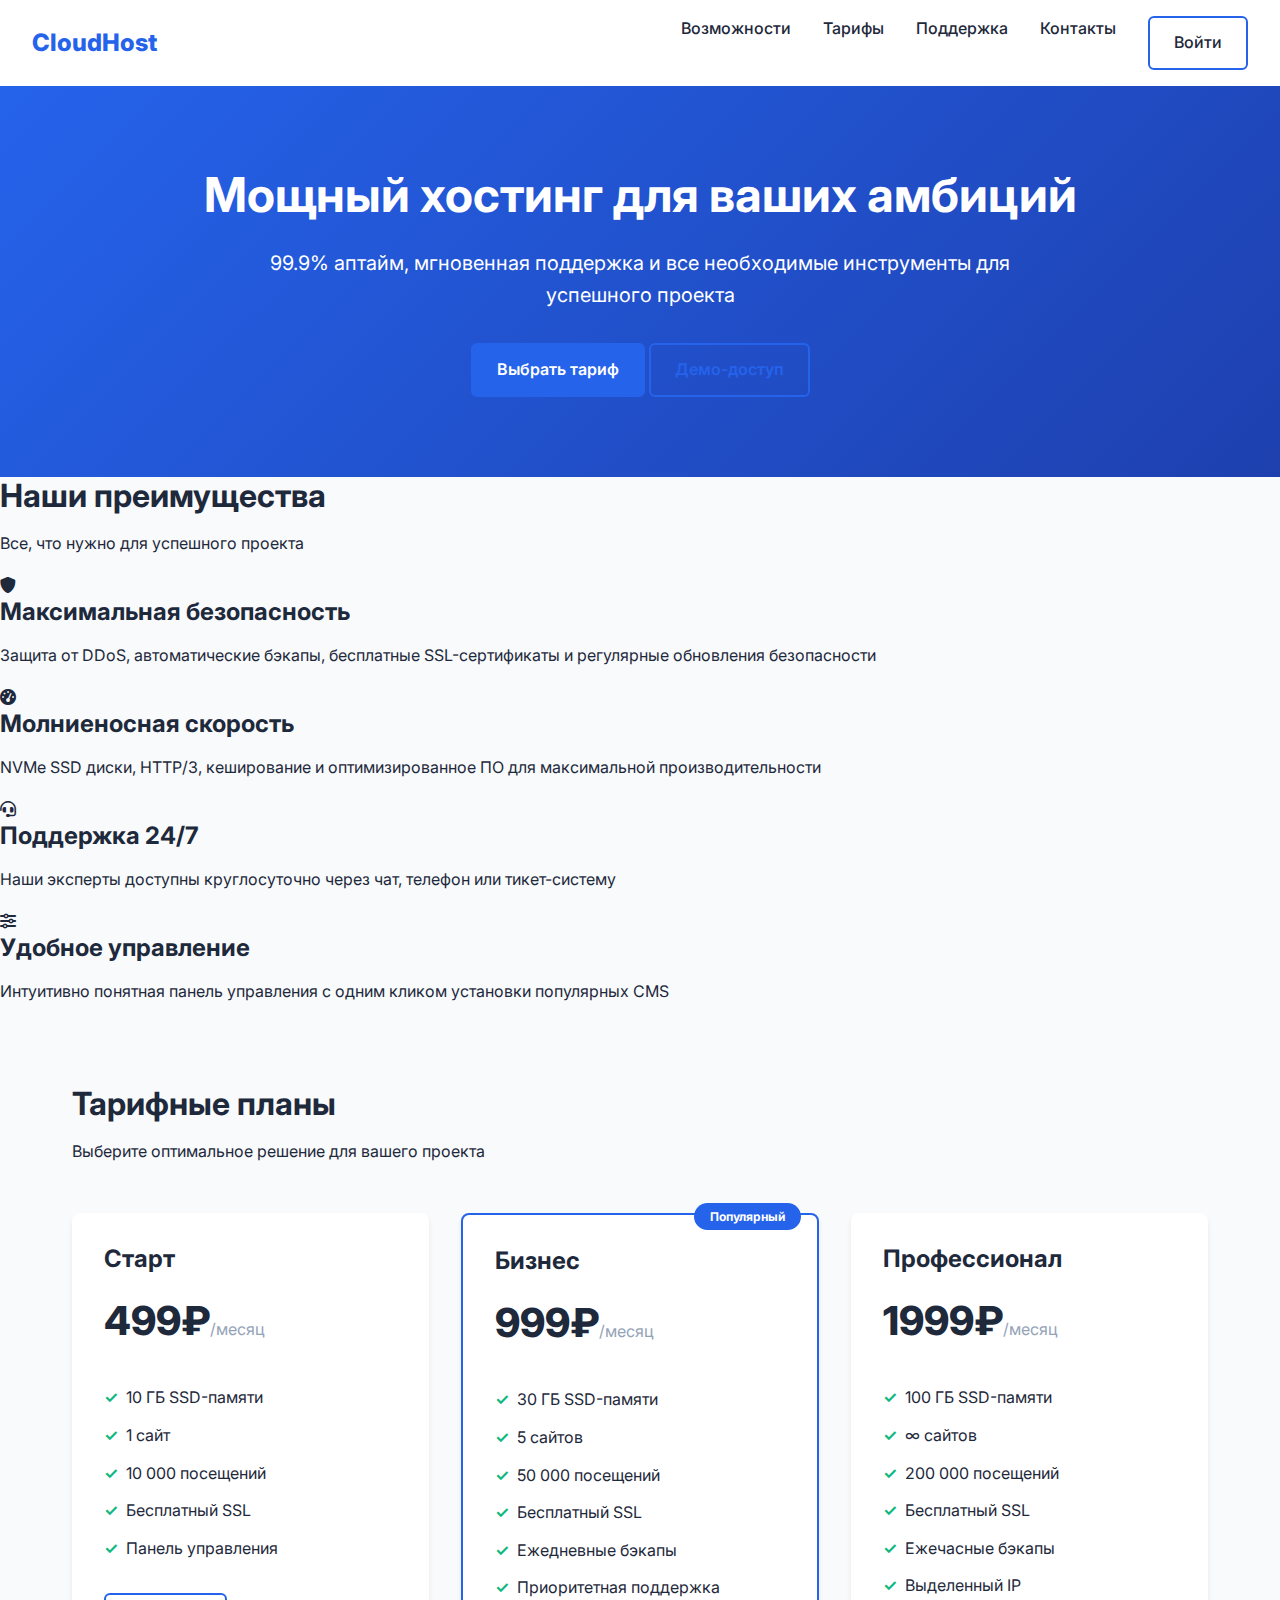
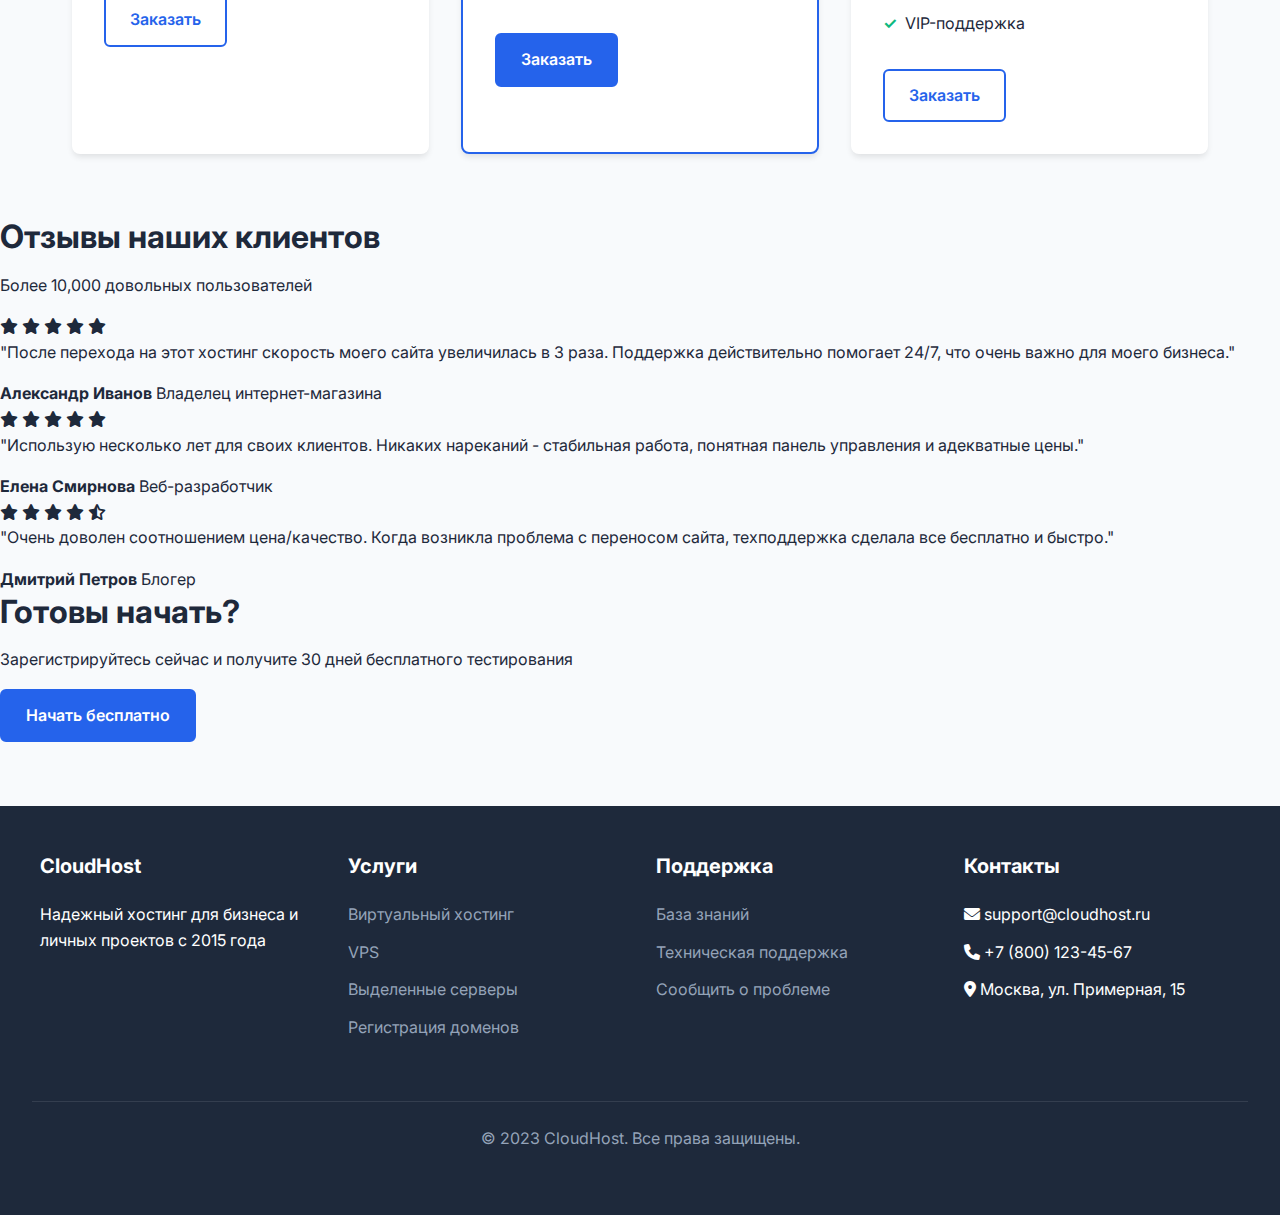
<file: main.html>
<!DOCTYPE html>
<html lang="ru">
<head>
    <meta charset="UTF-8">
    <meta name="viewport" content="width=device-width, initial-scale=1.0">
    <title>CloudHost - Надежный хостинг для ваших проектов</title>
    <link href="https://fonts.googleapis.com/css2?family=Inter:wght@400;500;600;700&display=swap" rel="stylesheet">
    <link rel="stylesheet" href="style.css">
    <link rel="stylesheet" href="https://cdnjs.cloudflare.com/ajax/libs/font-awesome/6.0.0/css/all.min.css">
</head>
<body>
    <!-- Навигация -->
    <nav class="navbar">
        <a href="/" class="logo">CloudHost</a>
        <div class="nav-links">
            <a href="#features">Возможности</a>
            <a href="#pricing">Тарифы</a>
            <a href="#support">Поддержка</a>
            <a href="#contacts">Контакты</a>
            <a href="/login" class="btn btn-outline">Войти</a>
        </div>
    </nav>

    <!-- Герой-секция -->
    <section class="hero">
        <div class="container">
            <h1>Мощный хостинг для ваших амбиций</h1>
            <p>99.9% аптайм, мгновенная поддержка и все необходимые инструменты для успешного проекта</p>
            <div class="cta-buttons">
                <a href="#pricing" class="btn btn-primary">Выбрать тариф</a>
                <a href="#demo" class="btn btn-outline">Демо-доступ</a>
            </div>
        </div>
    </section>

    <!-- Преимущества -->
<section id="features" class="features">
    <div class="container">
        <h2>Наши преимущества</h2>
        <p class="subtitle">Все, что нужно для успешного проекта</p>
        
        <div class="features-grid">
            <div class="feature-card security">
                <i class="fas fa-shield-alt"></i>
                <h3>Максимальная безопасность</h3>
                <p>Защита от DDoS, автоматические бэкапы, бесплатные SSL-сертификаты и регулярные обновления безопасности</p>
            </div>
            
            <div class="feature-card speed">
                <i class="fas fa-tachometer-alt"></i>
                <h3>Молниеносная скорость</h3>
                <p>NVMe SSD диски, HTTP/3, кеширование и оптимизированное ПО для максимальной производительности</p>
            </div>
            
            <div class="feature-card support">
                <i class="fas fa-headset"></i>
                <h3>Поддержка 24/7</h3>
                <p>Наши эксперты доступны круглосуточно через чат, телефон или тикет-систему</p>
            </div>
            
            <div class="feature-card management">
                <i class="fas fa-sliders-h"></i>
                <h3>Удобное управление</h3>
                <p>Интуитивно понятная панель управления с одним кликом установки популярных CMS</p>
            </div>
        </div>
    </div>
</section>

    <!-- Тарифы -->
    <section id="pricing" class="pricing">
        <div class="container">
            <h2>Тарифные планы</h2>
            <p class="subtitle">Выберите оптимальное решение для вашего проекта</p>
            
            <div class="plans-container">
                <div class="plan-card">
                    <h3>Старт</h3>
                    <div class="plan-price">499₽<span>/месяц</span></div>
                    <ul class="plan-features">
                        <li>10 ГБ SSD-памяти</li>
                        <li>1 сайт</li>
                        <li>10 000 посещений</li>
                        <li>Бесплатный SSL</li>
                        <li>Панель управления</li>
                    </ul>
                    <a href="/order/start" class="btn btn-outline">Заказать</a>
                </div>
                
                <div class="plan-card popular">
                    <div class="popular-badge">Популярный</div>
                    <h3>Бизнес</h3>
                    <div class="plan-price">999₽<span>/месяц</span></div>
                    <ul class="plan-features">
                        <li>30 ГБ SSD-памяти</li>
                        <li>5 сайтов</li>
                        <li>50 000 посещений</li>
                        <li>Бесплатный SSL</li>
                        <li>Ежедневные бэкапы</li>
                        <li>Приоритетная поддержка</li>
                    </ul>
                    <a href="/order/business" class="btn btn-primary">Заказать</a>
                </div>
                
                <div class="plan-card">
                    <h3>Профессионал</h3>
                    <div class="plan-price">1999₽<span>/месяц</span></div>
                    <ul class="plan-features">
                        <li>100 ГБ SSD-памяти</li>
                        <li>∞ сайтов</li>
                        <li>200 000 посещений</li>
                        <li>Бесплатный SSL</li>
                        <li>Ежечасные бэкапы</li>
                        <li>Выделенный IP</li>
                        <li>VIP-поддержка</li>
                    </ul>
                    <a href="/order/pro" class="btn btn-outline">Заказать</a>
                </div>
            </div>
        </div>
    </section>

    <!-- Отзывы -->
    <section class="testimonials">
    <div class="container">
        <h2>Отзывы наших клиентов</h2>
        <p class="subtitle">Более 10,000 довольных пользователей</p>
        
        <div class="testimonials-grid">
            <div class="testimonial-card">
                <div class="rating">
                    <i class="fas fa-star"></i>
                    <i class="fas fa-star"></i>
                    <i class="fas fa-star"></i>
                    <i class="fas fa-star"></i>
                    <i class="fas fa-star"></i>
                </div>
                <p>"После перехода на этот хостинг скорость моего сайта увеличилась в 3 раза. Поддержка действительно помогает 24/7, что очень важно для моего бизнеса."</p>
                <div class="author">
                    <strong>Александр Иванов</strong>
                    <span>Владелец интернет-магазина</span>
                </div>
            </div>
            
            <div class="testimonial-card">
                <div class="rating">
                    <i class="fas fa-star"></i>
                    <i class="fas fa-star"></i>
                    <i class="fas fa-star"></i>
                    <i class="fas fa-star"></i>
                    <i class="fas fa-star"></i>
                </div>
                <p>"Использую несколько лет для своих клиентов. Никаких нареканий - стабильная работа, понятная панель управления и адекватные цены."</p>
                <div class="author">
                    <strong>Елена Смирнова</strong>
                    <span>Веб-разработчик</span>
                </div>
            </div>
            
            <div class="testimonial-card">
                <div class="rating">
                    <i class="fas fa-star"></i>
                    <i class="fas fa-star"></i>
                    <i class="fas fa-star"></i>
                    <i class="fas fa-star"></i>
                    <i class="fas fa-star-half-alt"></i>
                </div>
                <p>"Очень доволен соотношением цена/качество. Когда возникла проблема с переносом сайта, техподдержка сделала все бесплатно и быстро."</p>
                <div class="author">
                    <strong>Дмитрий Петров</strong>
                    <span>Блогер</span>
                </div>
            </div>
        </div>
    </div>
</section>

    <!-- CTA -->
    <section class="cta-section">
        <div class="container">
            <h2>Готовы начать?</h2>
            <p>Зарегистрируйтесь сейчас и получите 30 дней бесплатного тестирования</p>
            <a href="/register" class="btn btn-primary">Начать бесплатно</a>
        </div>
    </section>

    <!-- Футер -->
    <footer>
        <div class="footer-content">
            <div class="footer-column">
                <h3>CloudHost</h3>
                <p>Надежный хостинг для бизнеса и личных проектов с 2015 года</p>
            </div>
            <div class="footer-column">
                <h3>Услуги</h3>
                <ul class="footer-links">
                    <li><a href="#">Виртуальный хостинг</a></li>
                    <li><a href="#">VPS</a></li>
                    <li><a href="#">Выделенные серверы</a></li>
                    <li><a href="#">Регистрация доменов</a></li>
                </ul>
            </div>
            <div class="footer-column">
                <h3>Поддержка</h3>
                <ul class="footer-links">
                    <li><a href="#">База знаний</a></li>
                    <li><a href="#">Техническая поддержка</a></li>
                    <li><a href="#">Сообщить о проблеме</a></li>
                </ul>
            </div>
            <div class="footer-column">
                <h3>Контакты</h3>
                <ul class="footer-links">
                    <li><i class="fas fa-envelope"></i> support@cloudhost.ru</li>
                    <li><i class="fas fa-phone"></i> +7 (800) 123-45-67</li>
                    <li><i class="fas fa-map-marker-alt"></i> Москва, ул. Примерная, 15</li>
                </ul>
            </div>
        </div>
        <div class="copyright">
            <p>&copy; 2023 CloudHost. Все права защищены.</p>
        </div>
    </footer>
</body>
</html>
</file>
<file: style.css>
/* Основные переменные цветов */
:root {
  --primary: #2563eb;  /* Синий (акцентные элементы) */
  --primary-dark: #1e40af;
  --secondary: #10b981; /* Зеленый (подтверждение) */
  --dark: #1e293b;     /* Текст */
  --light: #f8fafc;    /* Фон */
  --gray: #94a3b8;     /* Второстепенный текст */
  --danger: #ef4444;   /* Ошибки */
}

/* Сброс стилей и базовые настройки */
* {
  margin: 0;
  padding: 0;
  box-sizing: border-box;
  font-family: 'Inter', -apple-system, BlinkMacSystemFont, sans-serif;
}

body {
  background-color: var(--light);
  color: var(--dark);
  line-height: 1.6;
}

/* Типография */
h1, h2, h3, h4 {
  font-weight: 700;
  line-height: 1.2;
  margin-bottom: 1rem;
}

h1 { font-size: 2.5rem; }
h2 { font-size: 2rem; }
h3 { font-size: 1.5rem; }
p { margin-bottom: 1rem; }

/* Навигация */
.navbar {
  background: white;
  box-shadow: 0 2px 10px rgba(0, 0, 0, 0.1);
  padding: 1rem 2rem;
  display: flex;
  justify-content: space-between;
  align-items: center;
}

.logo {
  font-weight: 800;
  font-size: 1.5rem;
  color: var(--primary);
  text-decoration: none;
}

.nav-links {
  display: flex;
  gap: 2rem;
}

.nav-links a {
  color: var(--dark);
  text-decoration: none;
  font-weight: 500;
  transition: color 0.3s;
}

.nav-links a:hover {
  color: var(--primary);
}

/* Герой-секция */
.hero {
  background: linear-gradient(135deg, #2563eb 0%, #1e40af 100%);
  color: white;
  padding: 5rem 2rem;
  text-align: center;
}

.hero h1 {
  font-size: 3rem;
  margin-bottom: 1.5rem;
}

.hero p {
  font-size: 1.25rem;
  max-width: 800px;
  margin: 0 auto 2rem;
}

/* Кнопки */
.btn {
  display: inline-block;
  padding: 0.75rem 1.5rem;
  border-radius: 0.375rem;
  font-weight: 600;
  text-decoration: none;
  cursor: pointer;
  transition: all 0.3s;
}

.btn-primary {
  background-color: var(--primary);
  color: white;
  border: 2px solid var(--primary);
}

.btn-primary:hover {
  background-color: var(--primary-dark);
  border-color: var(--primary-dark);
}

.btn-outline {
  background-color: transparent;
  color: var(--primary);
  border: 2px solid var(--primary);
}

.btn-outline:hover {
  background-color: var(--primary);
  color: white;
}

/* Тарифные планы */
.pricing {
  padding: 4rem 2rem;
  max-width: 1200px;
  margin: 0 auto;
}

.plans-container {
  display: grid;
  grid-template-columns: repeat(auto-fit, minmax(300px, 1fr));
  gap: 2rem;
  margin-top: 3rem;
}

.plan-card {
  background: white;
  border-radius: 0.5rem;
  padding: 2rem;
  box-shadow: 0 4px 6px -1px rgba(0, 0, 0, 0.1);
  transition: transform 0.3s, box-shadow 0.3s;
}

.plan-card:hover {
  transform: translateY(-5px);
  box-shadow: 0 10px 15px -3px rgba(0, 0, 0, 0.1);
}

.plan-card.popular {
  border: 2px solid var(--primary);
  position: relative;
}

.popular-badge {
  position: absolute;
  top: -0.75rem;
  right: 1rem;
  background: var(--primary);
  color: white;
  padding: 0.25rem 1rem;
  border-radius: 9999px;
  font-size: 0.75rem;
  font-weight: 700;
}

.plan-price {
  font-size: 2.5rem;
  font-weight: 800;
  margin: 1rem 0;
}

.plan-price span {
  font-size: 1rem;
  font-weight: normal;
  color: var(--gray);
}

.plan-features {
  list-style: none;
  margin: 2rem 0;
}

.plan-features li {
  margin-bottom: 0.75rem;
  display: flex;
  align-items: center;
}

.plan-features li::before {
  content: "✓";
  color: var(--secondary);
  margin-right: 0.5rem;
  font-weight: bold;
}

/* Футер */
footer {
  background: var(--dark);
  color: white;
  padding: 3rem 2rem;
  margin-top: 4rem;
}

.footer-content {
  max-width: 1200px;
  margin: 0 auto;
  display: grid;
  grid-template-columns: repeat(auto-fit, minmax(200px, 1fr));
  gap: 2rem;
}

.footer-column h3 {
  color: white;
  margin-bottom: 1.5rem;
  font-size: 1.25rem;
}

.footer-links {
  list-style: none;
}

.footer-links li {
  margin-bottom: 0.75rem;
}

.footer-links a {
  color: var(--gray);
  text-decoration: none;
  transition: color 0.3s;
}

.footer-links a:hover {
  color: white;
}

.copyright {
  text-align: center;
  margin-top: 3rem;
  padding-top: 1.5rem;
  border-top: 1px solid rgba(255, 255, 255, 0.1);
  color: var(--gray);
}

/* Адаптивность */
@media (max-width: 768px) {
  .navbar {
    flex-direction: column;
    gap: 1rem;
  }
  
  .nav-links {
    gap: 1rem;
  }
  
  .hero h1 {
    font-size: 2rem;
  }
  
  .hero p {
    font-size: 1rem;
  }
}
</file>
